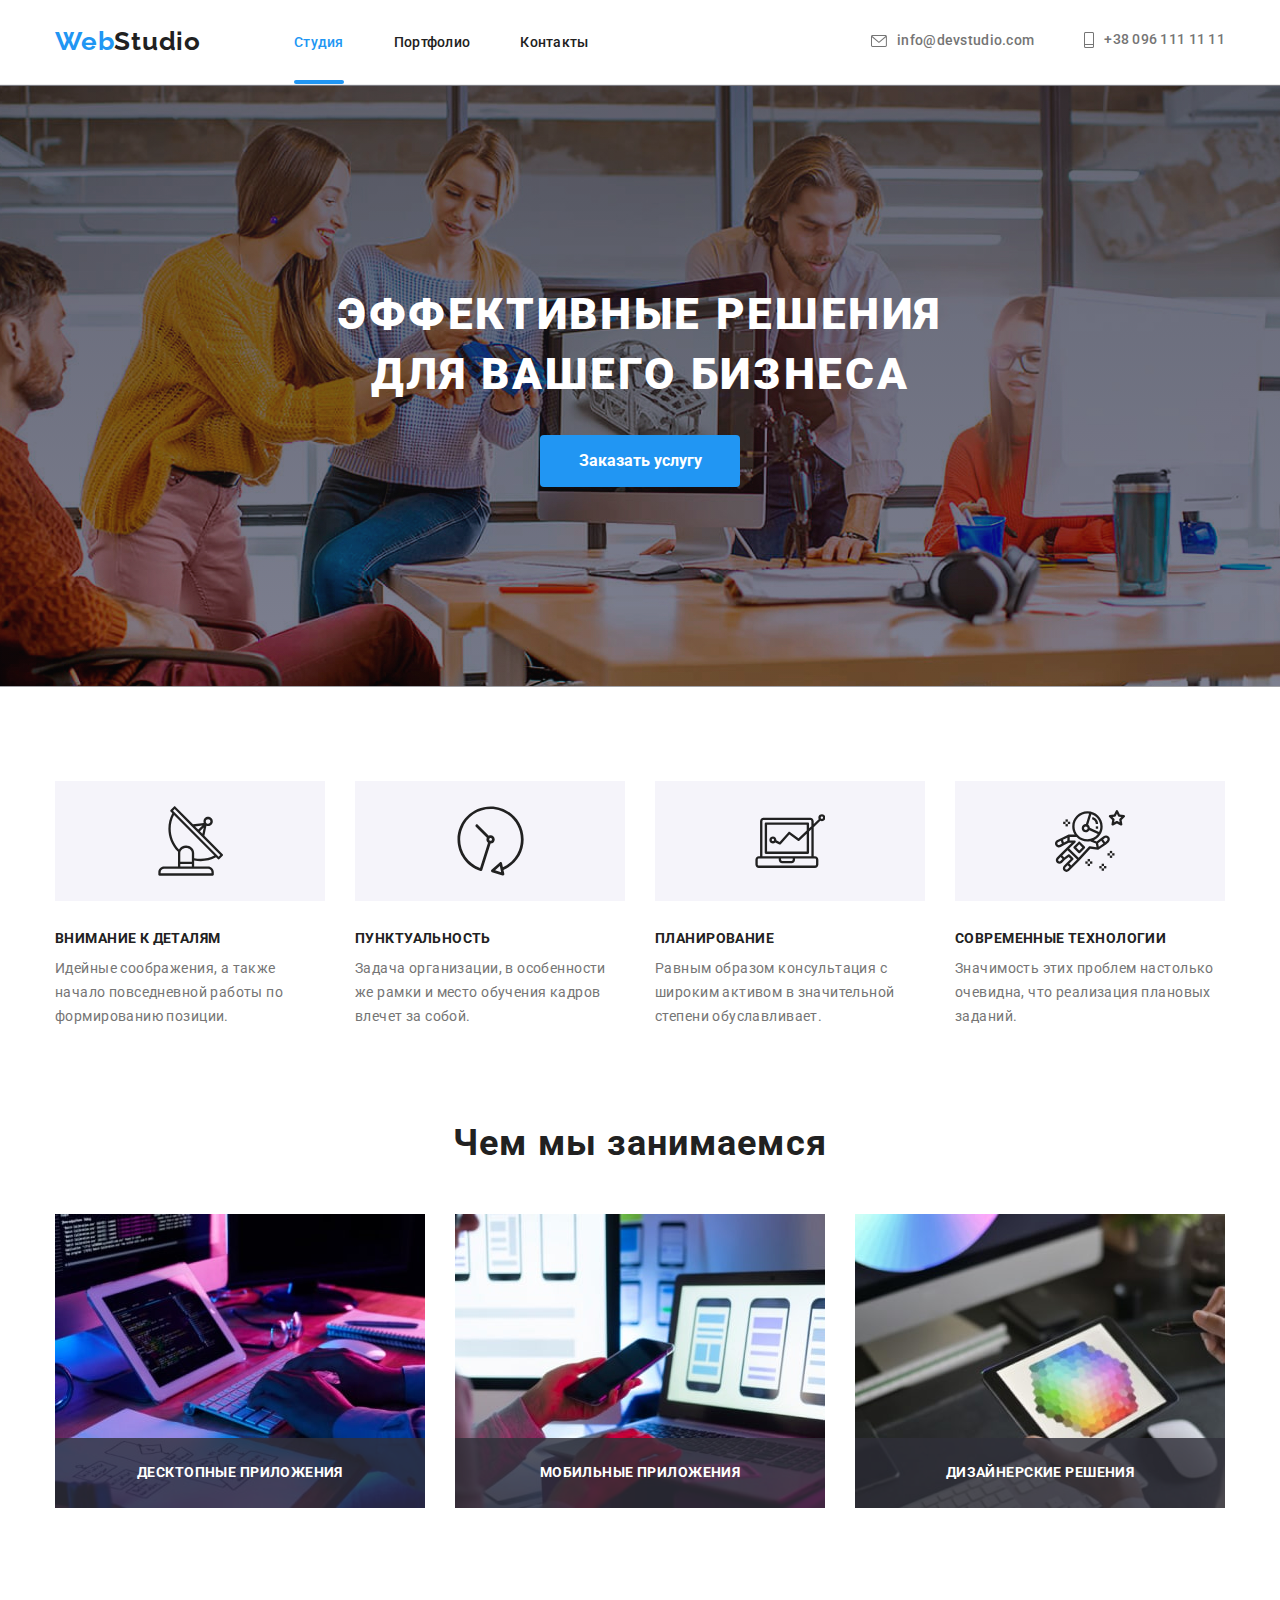
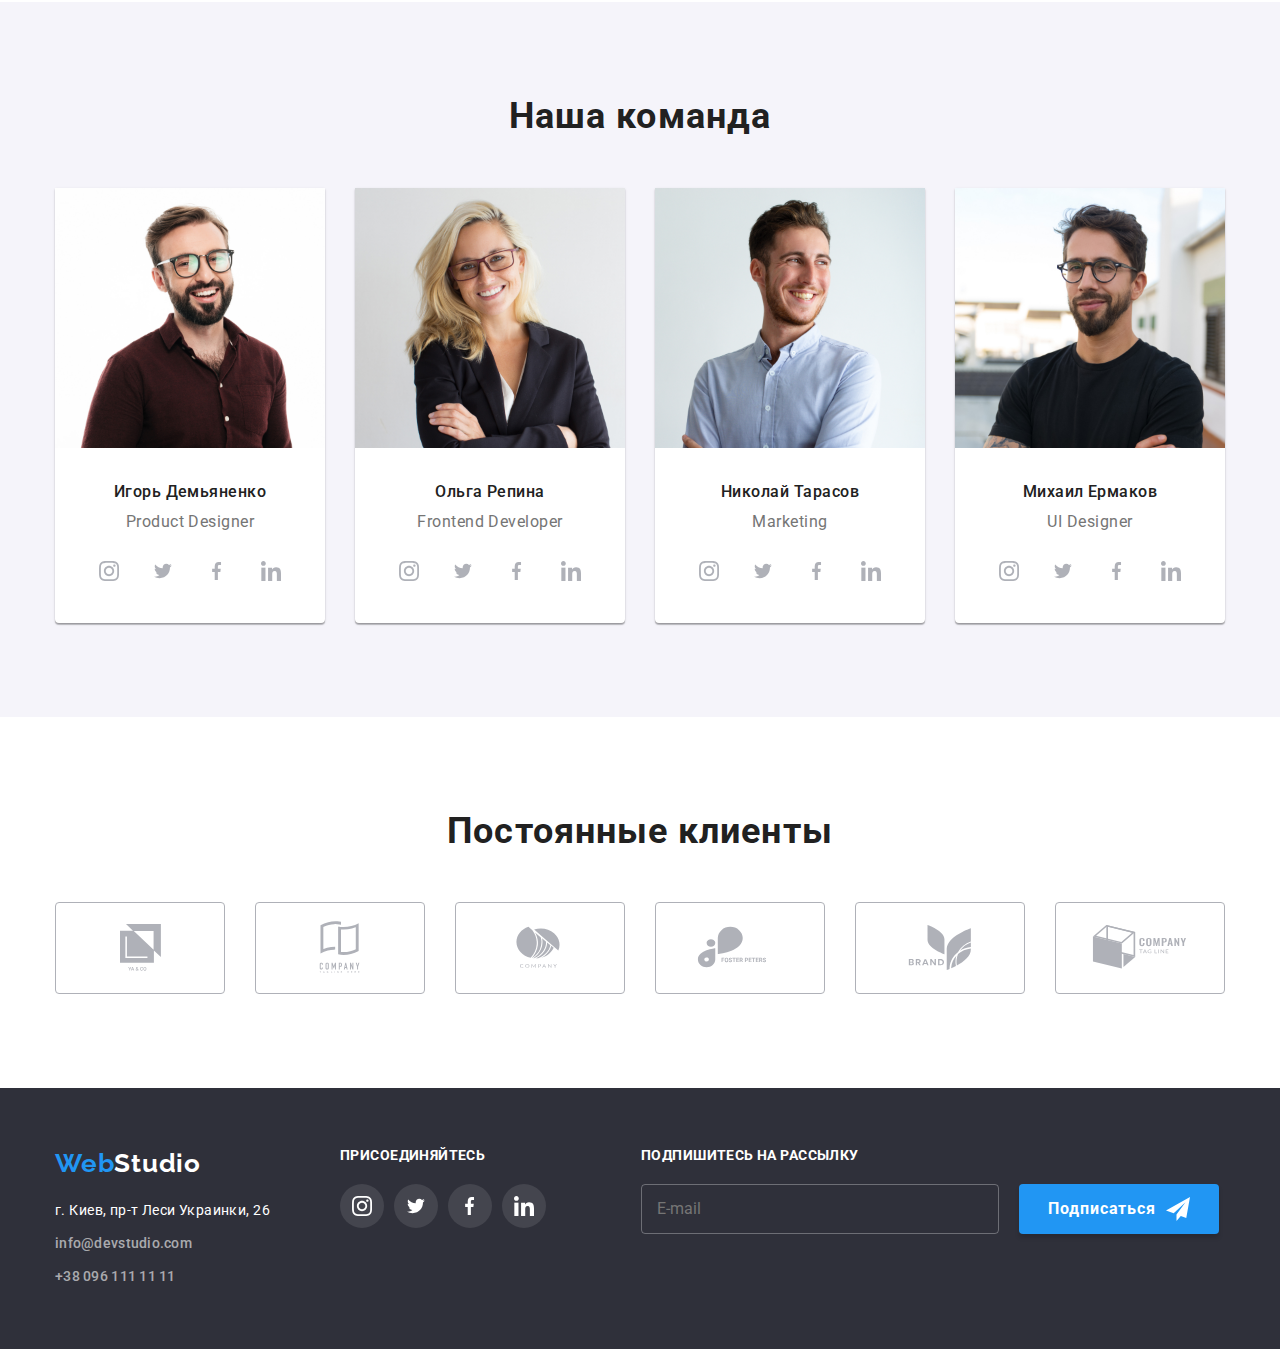
<file: index.html>
<!DOCTYPE html>
<html lang="en">

<head>
    <link rel="stylesheet"
        href="https://cdnjs.cloudflare.com/ajax/libs/modern-normalize/1.1.0/modern-normalize.min.css">
    <meta charset="UTF-8">
    <meta http-equiv="X-UA-Compatible" content="IE=edge">
    <meta name="viewport" content="width=device-width, initial-scale=1.0">
    <title>Document</title>
    <link rel="preconnect" href="https://fonts.googleapis.com">
    <link rel="preconnect" href="https://fonts.gstatic.com" crossorigin>
    <link
        href="https://fonts.googleapis.com/css2?family=Raleway:wght@700&family=Roboto:wght@400;500;700;900&display=swap"
        rel="stylesheet">
    <link rel="stylesheet" href="./css/style.css">
</head>

<body>
    <!-- шапка сторінки -->
    <header class="header-line">
        <div class="container head">
            <nav class="site-nav">
                <a class="logo" lang="en" href="">Web<span class="logo-text">Studio</span></a>

                <ul class="site-nav list">
                    <li class="site-nav-item">
                        <a class="link current" href="./index.html">Студия</a>
                    </li>
                    <li class="site-nav-item">
                        <a class="link" href="./portfolio.html">Портфолио</a>
                    </li>
                    <li class="site-nav-item">
                        <a class="link" href="">Контакты</a>
                    </li>
                </ul>
            </nav>
            <ul class="contacts list">
                <li class="contacts-item">

                    <a class="link" href="mailto:info@devstudio.com">
                        <svg class="icon" width="16" height="12">
                            <use href="./sprite.svg#mail"></use>
                        </svg>
                        info@devstudio.com</a>
                </li>
                <li class="contacts-item">
                    <a class="link" href="tel:+380961111111">
                        <svg class="icon" width="10" height="16">
                            <use href="./sprite.svg#tel"></use>
                        </svg>
                        +38 096 111 11 11</a>
                </li>
            </ul>
        </div>
    </header>


    <main>
        <!-- герой -->
        <section class="hero">
            <div class="container">
                <h1 class="hero-title">Эффективные решения для вашего бизнеса</h1>
                <button class="button" type="button" data-modal-open>Заказать услугу</button>
            </div>
            <!-- modal window -->
            <div class="backdrop is-hidden" data-modal>
                <div class="modal">
                    <button class="modal-button" type="button" data-modal-close>
                        <svg class="button-cross" width="11" height="11">
                            <use href="./sprite.svg#cross"></use>
                        </svg>
                    </button>
                    <b class="modal-title">Оставьте свои данные, мы вам перезвоним</b>
                    <form class="modal-form" action="#">

                            <div class="modal-form__field">
                                <label class="modal-form__label" for="username">Имя</label>
                                <span class="input-wrap">
                                    <input class="modal-form__input" type="text" name="username" id="username">
                                    <svg class="modal-form__icon" width="18" height="18">
                                        <use href="./sprite.svg#user"></use>
                                    </svg>
                                </span>
                            </div>

                            <div class="modal-form__field">
                                <label class="modal-form__label" for="username">Имя</label>
                                <span class="input-wrap">
                                    <input class="modal-form__input" type="text" name="username" id="username">
                                    <svg class="modal-form__icon" width="18" height="18">
                                        <use href="./sprite.svg#phone"></use>
                                    </svg>
                                </span>
                            </div>

                            <div class="modal-form__field">
                                <label class="modal-form__label" for="username">Имя</label>
                                <span class="input-wrap">
                                    <input class="modal-form__input" type="text" name="username" id="username">
                                    <svg class="modal-form__icon" width="18" height="18">
                                        <use href="./sprite.svg#email"></use>
                                    </svg>
                                </span>
                            </div>                       

                        <label class="label" for="coments">Комментарий</label>
                        <textarea class="textarea" name="coments" id="coments" rows="10"
                            placeholder="Введите текст"></textarea>

                        <label class="checkbox">
                            <input class="checkbox-input" type="checkbox" name="checkbox">
                            <svg class="icon-checkbox">
                                <use href="./sprite.svg#checked"></use>
                            </svg>
                            <span class="checkbox-label">Соглашаюсь с рассылкой и принимаю</span><a
                                class="conditions">Условия договора</a>
                        </label>

                        <button class="field-btn" type="submit">Отправить</button>
                    </form>
                </div>
            </div>
        </section>

        <!-- what are we do -->
        <section class="section">
            <div class="container">
                <ul class="aside list">
                    <li class="aside-content">
                        <div class="aside-img">
                            <svg class="aside-icon" width="65" height="70">
                                <use href="./sprite.svg#satellite"></use>
                            </svg>

                        </div>
                        <h3 class="title">Внимание к деталям</h3>
                        <p class="aside-content-text">Идейные соображения, а также начало повседневной работы по
                            формированию позиции.</p>
                    </li>
                    <li class="aside-content">
                        <div class="aside-img">
                            <svg class="aside-icon" width="67" height="70">
                                <use href="./sprite.svg#time"></use>
                            </svg>

                        </div>
                        <h3 class="title">Пунктуальность</h3>
                        <p class="aside-content-text">Задача организации, в особенности же рамки и место обучения кадров
                            влечет за собой.</p>
                    </li>
                    <li class="aside-content">
                        <div class="aside-img">
                            <svg class="aside-icon" width="70" height="54">
                                <use href="./sprite.svg#comp"></use>
                            </svg>

                        </div>
                        <h3 class="title">Планирование</h3>
                        <p class="aside-content-text">Равным образом консультация с широким активом в значительной
                            степени обуславливает.</p>
                    </li>
                    <li class="aside-content">
                        <div class="aside-img">
                            <svg class="aside-icon" width="70" height="70">
                                <use href="./sprite.svg#astronaut-1"></use>
                            </svg>
                        </div>
                        <h3 class="title">Современные технологии</h3>
                        <p class="aside-content-text">Значимость этих проблем настолько очевидна, что реализация
                            плановых заданий.</p>
                    </li>
                </ul>
            </div>
        </section>

        <section class="section features">
            <div class="container">
                <h2 class="header">Чем мы занимаемся</h2>

                <ul class="works list">
                    <li class="works-example">
                        <a href=""> <img class="img" src="./img/what_are_we_do/1-min.jpg"
                                alt="планшет с клавиатурой, набор разметки" width="370" height="294"></a>
                        <p class="works-text">Десктопные приложения</p>
                    </li>
                    <li class="works-example">
                        <a href=""> <img class="img" src="./img/what_are_we_do/2-min.jpg"
                                alt="ноутбук с телефоном, адаптивная верстка" width="370" height="294"></a>
                        <p class="works-text">Мобильные приложения</p>
                    </li>
                    <li class="works-example"> <a href=""><img class="img" src="./img/what_are_we_do/3-min.jpg"
                                alt="планшет с цветовым спектром" width="370" height="294"></a>
                        <p class="works-text">Дизайнерские решения</p>
                    </li>
                </ul>
            </div>
        </section>

        <!-- наша команда -->

        <section class="team section">
            <div class="container">
                <h2 class="team-header">Наша команда</h2>
                <ul class="cards list">
                    <li class="cards-item">
                        <img class="cards-img" src="./img/our_team/1.jpg" width="270" height="260"
                            alt="Игорь Демьяненко">
                        <div class="cards-content">
                            <h3 class="card-header">Игорь Демьяненко</h3>
                            <p lang="en" class="card-text">Product Designer</p>
                            <div class="social-networks">
                                <ul class="list social-networks-list">
                                    <li class="social-networks-item">
                                        <a class="conteiner-icon" href="">
                                            <svg class="social-networks-icon" width="20" height="20">
                                                <use href="./sprite.svg#instagram-2"></use>
                                            </svg>
                                        </a>
                                    </li>
                                    <li class="social-networks-item">
                                        <a class="conteiner-icon" href="">

                                            <svg class="social-networks-icon" width="20" height="16">
                                                <use href="./sprite.svg#twitter"></use>
                                            </svg>

                                        </a>
                                    </li>
                                    <li class="social-networks-item">
                                        <a class="conteiner-icon" href="">
                                            <svg class="social-networks-icon" width="10" height="20">
                                                <use href="./sprite.svg#facebook"></use>
                                            </svg>
                                        </a>
                                    </li>
                                    <li class="social-networks-item">
                                        <a class="conteiner-icon" href="">
                                            <svg class="social-networks-icon" width="20" height="20">
                                                <use href="./sprite.svg#linkedin-1"></use>
                                            </svg>
                                        </a>
                                    </li>
                                </ul>
                            </div>
                        </div>

                    </li>
                    <li class="cards-item">
                        <img class="cards-img" src="./img/our_team/2.jpg" width="270" height="260" alt="Ольга Репина">
                        <div class="cards-content">
                            <h3 class="card-header">Ольга Репина</h3>
                            <p lang="en" class="card-text">Frontend Developer</p>
                            <div class="social-networks">
                                <ul class="list social-networks-list">
                                    <li class="social-networks-item">
                                        <a class="conteiner-icon" href="">
                                            <svg class="social-networks-icon" width="20" height="20">
                                                <use href="./sprite.svg#instagram-2"></use>
                                            </svg>
                                        </a>
                                    </li>
                                    <li class="social-networks-item">
                                        <a class="conteiner-icon" href="">

                                            <svg class="social-networks-icon" width="20" height="16">
                                                <use href="./sprite.svg#twitter"></use>
                                            </svg>

                                        </a>
                                    </li>
                                    <li class="social-networks-item">
                                        <a class="conteiner-icon" href="">
                                            <svg class="social-networks-icon" width="10" height="20">
                                                <use href="./sprite.svg#facebook"></use>
                                            </svg>
                                        </a>
                                    </li>
                                    <li class="social-networks-item">
                                        <a class="conteiner-icon" href="">
                                            <svg class="social-networks-icon" width="20" height="20">
                                                <use href="./sprite.svg#linkedin-1"></use>
                                            </svg>
                                        </a>
                                    </li>
                                </ul>
                            </div>
                        </div>
                    </li>
                    <li class="cards-item">
                        <img class="cards-img" src="./img/our_team/3.jpg" width="270" height="260"
                            alt="Николай Тарасов">
                        <div class="cards-content">
                            <h3 class="card-header">Николай Тарасов</h3>
                            <p lang="en" class="card-text">Marketing</p>
                            <div class="social-networks">
                                <ul class="list social-networks-list">
                                    <li class="social-networks-item">
                                        <a class="conteiner-icon" href="">
                                            <svg class="social-networks-icon" width="20" height="20">
                                                <use href="./sprite.svg#instagram-2"></use>
                                            </svg>
                                        </a>
                                    </li>
                                    <li class="social-networks-item">
                                        <a class="conteiner-icon" href="">

                                            <svg class="social-networks-icon" width="20" height="16">
                                                <use href="./sprite.svg#twitter"></use>
                                            </svg>

                                        </a>
                                    </li>
                                    <li class="social-networks-item">
                                        <a class="conteiner-icon" href="">
                                            <svg class="social-networks-icon" width="10" height="20">
                                                <use href="./sprite.svg#facebook"></use>
                                            </svg>
                                        </a>
                                    </li>
                                    <li class="social-networks-item">
                                        <a class="conteiner-icon" href="">
                                            <svg class="social-networks-icon" width="20" height="20">
                                                <use href="./sprite.svg#linkedin-1"></use>
                                            </svg>
                                        </a>
                                    </li>
                                </ul>
                            </div>
                        </div>
                    </li>
                    <li class="cards-item">
                        <img class="cards-img" src="./img/our_team/4.jpg" width="270" height="260" alt="Михаил Ермаков">
                        <div class="cards-content">
                            <h3 class="card-header">Михаил Ермаков</h3>
                            <p lang="en" class="card-text">UI Designer</p>
                            <div class="social-networks">
                                <ul class="list social-networks-list">
                                    <li class="social-networks-item">
                                        <a class="conteiner-icon" href="">
                                            <svg class="social-networks-icon" width="20" height="20">
                                                <use href="./sprite.svg#instagram-2"></use>
                                            </svg>
                                        </a>
                                    </li>
                                    <li class="social-networks-item">
                                        <a class="conteiner-icon" href="">

                                            <svg class="social-networks-icon" width="20" height="16">
                                                <use href="./sprite.svg#twitter"></use>
                                            </svg>

                                        </a>
                                    </li>
                                    <li class="social-networks-item">
                                        <a class="conteiner-icon" href="">
                                            <svg class="social-networks-icon" width="10" height="20">
                                                <use href="./sprite.svg#facebook"></use>
                                            </svg>
                                        </a>
                                    </li>
                                    <li class="social-networks-item">
                                        <a class="conteiner-icon" href="">
                                            <svg class="social-networks-icon" width="20" height="20">
                                                <use href="./sprite.svg#linkedin-1"></use>
                                            </svg>
                                        </a>
                                    </li>
                                </ul>
                            </div>
                        </div>

                    </li>

                </ul>
            </div>
        </section>
        <!-- clients -->
        <section class="section clients">
            <div class="container">
                <h2 class="header">Постоянные клиенты</h2>
                <ul class="list clients-list">
                    <li class="clients-list-item">
                        <a class="clients-item" href="">
                            <svg class="clients-icon" width="41" height="47">
                                <use href="./sprite.svg#company1"></use>
                            </svg>
                        </a>
                    </li>
                    <li class="clients-list-item">
                        <a class="clients-item" href="">
                            <svg class="clients-icon" width="106" height="60">
                                <use href="./sprite.svg#company2"></use>
                            </svg>
                        </a>
                    </li>
                    <li class="clients-list-item">
                        <a class="clients-item" href="">
                            <svg class="clients-icon" width="106" height="60">
                                <use href="./sprite.svg#company3"></use>
                            </svg>
                        </a>
                    </li>
                    <li class="clients-list-item">
                        <a class="clients-item" href="">
                            <svg class="clients-icon" width="106" height="60">
                                <use href="./sprite.svg#company4"></use>
                            </svg>
                        </a>
                    </li>
                    <li class="clients-list-item">
                        <a class="clients-item" href="">
                            <svg class="clients-icon" width="106" height="60">
                                <use href="./sprite.svg#company5"></use>
                            </svg>
                        </a>
                    </li>
                    <li class="clients-list-item">
                        <a class="clients-item" href="">
                            <svg class="clients-icon" width="106" height="60">
                                <use href="./sprite.svg#company6"></use>
                            </svg>
                        </a>
                    </li>
                </ul>
            </div>

        </section>
    </main>

    <footer class="footer">
        <div class="container footer-container">
            <div class="adress">
                <a class="logo" lang="en" href="">Web<span class="logo-text">Studio</span></a>
                <address class="footer-adress">
                    г. Киев, пр-т Леси Украинки, 26
                    <a href="mailto:info@devstudio.com" class="link">info@devstudio.com</a>
                    <a href="tel:+380961111111" class="link">+38 096 111 11 11</a>
                </address>
            </div>
            <div class="footer-social-networks">
                <h3 class="title-footer-sn">Присоединяйтесь</h3>
                <ul class="list social-networks-list">
                    <li class="social-networks-item">
                        <a class="conteiner-icon conteiner-footer" href="">
                            <svg class="social-networks-icon footer-icon" width="20" height="20">
                                <use href="./sprite.svg#instagram-2"></use>
                            </svg>
                        </a>
                    </li>
                    <li class="social-networks-item">
                        <a class="conteiner-icon conteiner-footer" href="">
                            <svg class="social-networks-icon footer-icon" width="20" height="16">
                                <use href="./sprite.svg#twitter"></use>
                            </svg>
                        </a>
                    </li>
                    <li class="social-networks-item">
                        <a class="conteiner-icon conteiner-footer" href="">
                            <svg class="social-networks-icon footer-icon" width="10" height="20">
                                <use href="./sprite.svg#facebook"></use>
                            </svg>
                        </a>
                    </li>
                    <li class="social-networks-item">
                        <a class="conteiner-icon conteiner-footer" href="">
                            <svg class="social-networks-icon footer-icon" width="20" height="20">
                                <use href="./sprite.svg#linkedin-1"></use>
                            </svg>
                        </a>
                    </li>
                </ul>

            </div>
            <div class="footer-form-conteiner">
                <b class="footer-form-title">Подпишитесь на рассылку</b>
                <form action="#" class="footer-form">
                    <input class="input-footer-form" type="email" name="email" placeholder="E-mail">
                    <button class="footer-form-btn" type="submit">Подписаться
                        <svg width="24" height="24">
                            <use href="./sprite.svg#send"></use>
                        </svg>
                    </button>
                </form>
            </div>
            

        </div>

    </footer>

    <script src="./js/modal.js"></script>

</body>

</html>
</file>
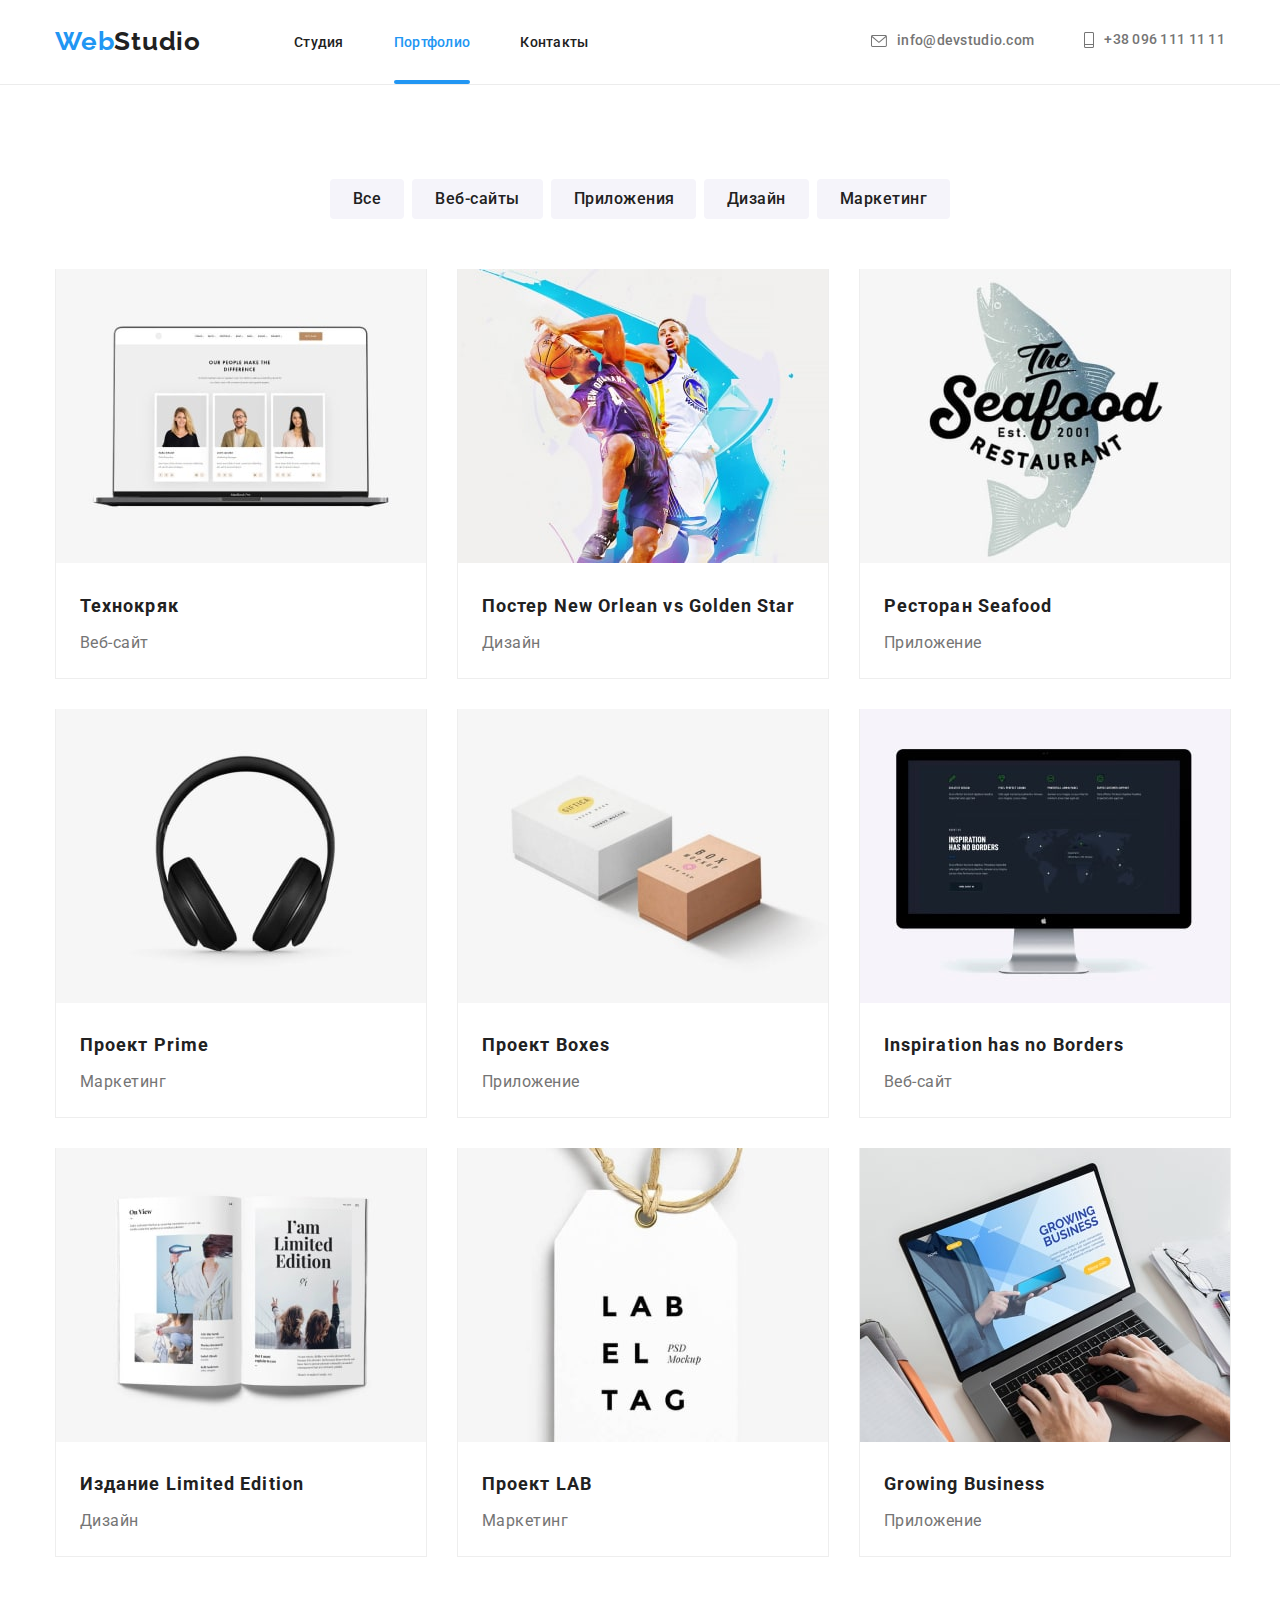
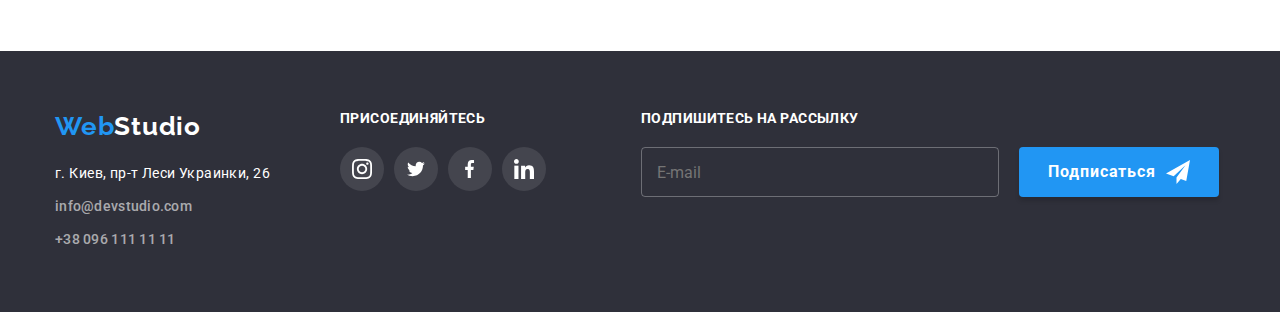
<file: portfolio.html>
<!DOCTYPE html>
<html lang="ru">

<head>
    <link rel="stylesheet"
        href="https://cdnjs.cloudflare.com/ajax/libs/modern-normalize/1.1.0/modern-normalize.min.css">
    <meta charset="UTF-8">
    <meta http-equiv="X-UA-Compatible" content="IE=edge">
    <meta name="viewport" content="width=device-width, initial-scale=1.0">
    <title>Portfolio</title>
    <link rel="preconnect" href="https://fonts.googleapis.com">
    <link rel="preconnect" href="https://fonts.gstatic.com" crossorigin>
    <link
        href="https://fonts.googleapis.com/css2?family=Raleway:wght@700&family=Roboto:wght@400;500;700;900&display=swap"
        rel="stylesheet">
    <link rel="stylesheet" href="./css/style.css">
</head>

<body>
    <header class="header-line">
        <div class="container head">
            <nav class="site-nav">
                <a class="logo" lang="en" href="">Web<span class="logo-text">Studio</span></a>

                <ul class="site-nav list">
                    <li class="site-nav-item">
                        <a class="link" href="./index.html">Студия</a>
                    </li>
                    <li class="site-nav-item">
                        <a class="link current" href="./portfolio.html">Портфолио</a>
                    </li>
                    <li class="site-nav-item">
                        <a class="link" href="">Контакты</a>
                    </li>
                </ul>
            </nav>
            <ul class="contacts list">
                <li class="contacts-item">

                    <a class="link" href="mailto:info@devstudio.com">
                        <svg class="icon" width="16" height="12">
                            <use href="./sprite.svg#mail"></use>
                        </svg>
                        info@devstudio.com</a>
                </li>
                <li class="contacts-item">
                    <a class="link" href="tel:+380961111111">
                        <svg class="icon" width="10" height="16">
                            <use href="./sprite.svg#tel"></use>
                        </svg>
                        +38 096 111 11 11</a>
                </li>
            </ul>
        </div>
    </header>
    <main>
        <section class="section section-cards">
            <div class="container">
                <ul class="filter list">
                    <li class="filter-item">
                        <button class="filter-button" type="button">Все</button>
                    </li>
                    <li class="filter-item">
                        <button class="filter-button" type="button">Веб-сайты</button>
                    </li>
                    <li class="filter-item">
                        <button class="filter-button" type="button">Приложения</button>
                    </li>
                    <li class="filter-item">
                        <button class="filter-button" type="button">Дизайн</button>
                    </li>
                    <li class="filter-item">
                        <button class="filter-button" type="button">Маркетинг</button>
                    </li>
                </ul>
            </div>
            <div class="container">
                <ul class="portfolio list">
                    <li class="portfolio-item">
                        <a class="portfolio-link" href="">
                            <div class="portfolio-img">
                                <img src="./img/portfolio/1.jpg" width="370" height="294" alt="ноутбук">
                                <div class="overlay">
                                    <p class="overlay-text">Технокряк это современная площадка распространения
                                        коронавируса. Компании используют эту платформу для
                                        цифрового
                                        шпионажа и атак на защищённые сервера конкурентов.</p>
                                </div>
                            </div>
                            <div class="portfolio-content">
                                <h2 class="portfolio-header">Технокряк</h2>
                                <p class="portfolio-text">Веб-сайт</p>
                            </div>

                        </a>
                    </li>
                    <li class="portfolio-item">
                        <a class="portfolio-link" href="">
                            <div class="portfolio-img">
                                <img src="./img/portfolio/2.jpg" width="370" height="294" alt="ноутбук">
                                <div class="overlay">
                                    <p class="overlay-text">Технокряк это современная площадка распространения
                                        коронавируса. Компании используют эту
                                        платформу для
                                        цифрового
                                        шпионажа и атак на защищённые сервера конкурентов.</p>
                                </div>
                            </div>
                            <div class="portfolio-content">
                                <h2 class="portfolio-header">Постер New Orlean vs Golden Star</h2>
                                <p class="portfolio-text">Дизайн</p>
                            </div>
                        </a>
                    </li>
                    <li class="portfolio-item">
                        <a class="portfolio-link" href="">
                            <div class="portfolio-img">
                                <img src="./img/portfolio/3.jpg" width="370" height="294" alt="ноутбук">
                                <div class="overlay">
                                    <p class="overlay-text">Технокряк это современная площадка распространения
                                        коронавируса. Компании используют эту
                                        платформу для
                                        цифрового
                                        шпионажа и атак на защищённые сервера конкурентов.</p>
                                </div>
                            </div>
                            <div class="portfolio-content">
                                <h2 class="portfolio-header">Ресторан Seafood</h2>
                                <p class="portfolio-text">Приложение</p>
                            </div>
                        </a>
                    </li>
                    <li class="portfolio-item">
                        <a class="portfolio-link" href="">
                            <div class="portfolio-img">
                                <img src="./img/portfolio/4.jpg" width="370" height="294" alt="ноутбук">
                                <div class="overlay">
                                    <p class="overlay-text">Технокряк это современная площадка распространения
                                        коронавируса. Компании используют эту
                                        платформу для
                                        цифрового
                                        шпионажа и атак на защищённые сервера конкурентов.</p>
                                </div>
                            </div>
                            <div class="portfolio-content">
                                <h2 class="portfolio-header">Проект Prime</h2>
                                <p class="portfolio-text">Маркетинг</p>
                            </div>
                        </a>
                    </li>
                    <li class="portfolio-item">
                        <a class="portfolio-link" href="">
                            <div class="portfolio-img">
                                <img src="./img/portfolio/5.jpg" width="370" height="294" alt="ноутбук">
                                <div class="overlay">
                                    <p class="overlay-text">Технокряк это современная площадка распространения
                                        коронавируса. Компании используют эту
                                        платформу для
                                        цифрового
                                        шпионажа и атак на защищённые сервера конкурентов.</p>
                                </div>
                            </div>
                            <div class="portfolio-content">
                                <h2 class="portfolio-header">Проект Boxes</h2>
                                <p class="portfolio-text">Приложение</p>
                            </div>
                        </a>
                    </li>
                    <li class="portfolio-item">
                        <a class="portfolio-link" href="">
                            <div class="portfolio-img">
                                <img src="./img/portfolio/6.jpg" width="370" height="294" alt="ноутбук">
                                <div class="overlay">
                                    <p class="overlay-text">Технокряк это современная площадка распространения
                                        коронавируса. Компании используют эту
                                        платформу для
                                        цифрового
                                        шпионажа и атак на защищённые сервера конкурентов.</p>
                                </div>
                            </div>
                            <div class="portfolio-content">
                                <h2 class="portfolio-header">Inspiration has no Borders</h2>
                                <p class="portfolio-text">Веб-сайт</p>
                            </div>
                        </a>
                    </li>
                    <li class="portfolio-item">
                        <a class="portfolio-link" href="">
                            <div class="portfolio-img">
                                <img src="./img/portfolio/7.jpg" width="370" height="294" alt="ноутбук">
                                <div class="overlay">
                                    <p class="overlay-text">Технокряк это современная площадка распространения
                                        коронавируса. Компании используют эту
                                        платформу для
                                        цифрового
                                        шпионажа и атак на защищённые сервера конкурентов.</p>
                                </div>
                            </div>
                            <div class="portfolio-content">
                                <h2 class="portfolio-header">Издание Limited Edition</h2>
                                <p class="portfolio-text">Дизайн</p>
                            </div>
                        </a>
                    </li>
                    <li class="portfolio-item">
                        <a class="portfolio-link" href="">
                            <div class="portfolio-img">
                                <img src="./img/portfolio/8.jpg" width="370" height="294" alt="ноутбук">
                                <div class="overlay">
                                    <p class="overlay-text">Технокряк это современная площадка распространения
                                        коронавируса. Компании используют эту платформу для
                                        цифрового
                                        шпионажа и атак на защищённые сервера конкурентов.</p>
                                </div>
                            </div>
                            <div class="portfolio-content">
                                <h2 class="portfolio-header">Проект LAB</h2>
                                <p class="portfolio-text">Маркетинг</p>
                            </div>
                        </a>
                    </li>
                    <li class="portfolio-item">
                        <a class="portfolio-link" href="">
                            <div class="portfolio-img">
                                <img src="./img/portfolio/9.jpg" width="370" height="294" alt="ноутбук">
                                <div class="overlay">
                                    <p class="overlay-text">Технокряк это современная площадка распространения
                                        коронавируса. Компании используют эту
                                        платформу для
                                        цифрового
                                        шпионажа и атак на защищённые сервера конкурентов.</p>
                                </div>
                            </div>
                            <div class="portfolio-content">
                                <h2 class="portfolio-header">Growing Business</h2>
                                <p class="portfolio-text">Приложение</p>
                            </div>
                        </a>
                    </li>
                </ul>
            </div>
        </section>
    </main>

<footer class="footer">
    <div class="container footer-container">
        <div class="adress">
            <a class="logo" lang="en" href="">Web<span class="logo-text">Studio</span></a>
            <address class="footer-adress">
                г. Киев, пр-т Леси Украинки, 26
                <a href="mailto:info@devstudio.com" class="link">info@devstudio.com</a>
                <a href="tel:+380961111111" class="link">+38 096 111 11 11</a>
            </address>
        </div>
        <div class="footer-social-networks">
            <h3 class="title-footer-sn">Присоединяйтесь</h3>
            <ul class="list social-networks-list">
                <li class="social-networks-item">
                    <a class="conteiner-icon conteiner-footer" href="">
                        <svg class="social-networks-icon footer-icon" width="20" height="20">
                            <use href="./sprite.svg#instagram-2"></use>
                        </svg>
                    </a>
                </li>
                <li class="social-networks-item">
                    <a class="conteiner-icon conteiner-footer" href="">
                        <svg class="social-networks-icon footer-icon" width="20" height="16">
                            <use href="./sprite.svg#twitter"></use>
                        </svg>
                    </a>
                </li>
                <li class="social-networks-item">
                    <a class="conteiner-icon conteiner-footer" href="">
                        <svg class="social-networks-icon footer-icon" width="10" height="20">
                            <use href="./sprite.svg#facebook"></use>
                        </svg>
                    </a>
                </li>
                <li class="social-networks-item">
                    <a class="conteiner-icon conteiner-footer" href="">
                        <svg class="social-networks-icon footer-icon" width="20" height="20">
                            <use href="./sprite.svg#linkedin-1"></use>
                        </svg>
                    </a>
                </li>
            </ul>

        </div>
        <div class="footer-form-conteiner">
            <b class="footer-form-title">Подпишитесь на рассылку</b>
            <form action="#" class="footer-form">
                <input class="input-footer-form" type="email" name="email" placeholder="E-mail">
                <button class="footer-form-btn" type="submit">Подписаться
                    <svg width="24" height="24">
                        <use href="./sprite.svg#send"></use>
                    </svg>
                </button>
            </form>
        </div>

    </div>

</footer>
</body>

</html>
</file>
<file: css/style.css>
/* цвет основного текста #757575 */
/*  цвет заголовка  #212121;*/
/* белый #FFFFFF  */
/* акцент background: #2196F3; */
/* цвет конткатов футер gba(255, 255, 255, 0.6) */

:root {
  --text-color: #757575;
  --header-text-color: #212121;
  --acent-color: #2196f3;
  --footer-text-color: rgba(255, 255, 255, 0.6);
  --primary-white-color: #ffffff;
  --filter-button-color: #f5f4fa;
}

body {
  background-color: var(--primary-white-color);
  color: var(--text-color);

  font-family: roboto, raleway, sans-serif;
}

.list {
  padding: 0;
  margin: 0;
  list-style: none;
}
/* container */
.container {
  width: 1200px;
  margin-left: auto;
  margin-right: auto;
  padding-left: 15px;
  padding-right: 15px;
  /* outline: 1px solid red; */
  /* background-color: #757575; */
}
/* section */
.section {
  padding-top: 94px;
  padding-bottom: 94px;
}

/* header */
.header-line {
  border-bottom: 1px solid #ececec;
}

/* site nav */

.site-nav .link {
  position: relative;

  padding-top: 32px;
  padding-bottom: 32px;

  font-weight: 500;
  font-size: 14px;
  line-height: 1.14;
  letter-spacing: 0.02em;
  color: var(--header-text-color);
  text-decoration: none;

  transition: color 250ms cubic-bezier(0.4, 0, 0.2, 1);
}
.site-nav .link.current {
  color: var(--acent-color);
}
.current::after {
  content: "";
  position: absolute;
  bottom: -2px;
  right: 0;
  width: 100%;
  height: 4px;

  background-color: #2196f3;
  border-radius: 2px;
}
.site-nav .link:hover,
.site-nav .link:focus {
  color: var(--acent-color);
}

.head {
  display: flex;
  align-items: center;
}

.site-nav {
  display: flex;
  align-items: center;
}

.site-nav-item {
  margin-right: 50px;
  padding-top: 32px;
  padding-bottom: 32px;
}

.site-nav-item:last-child {
  margin-right: 0px;
}
/* contacts */

.contacts {
  display: flex;
  align-items: center;
  margin-left: auto;
}
.contacts-item {
  margin-right: 50px;
  padding-top: 32px;
  padding-bottom: 32px;
}
.contacts-item:last-child {
  margin-right: 0px;
}
.contacts .link {
  display: inline-flex;
  justify-content: center;
  align-items: center;
  color: var(--text-color);

  font-weight: 500;
  font-size: 14px;
  line-height: 1.14;
  letter-spacing: 0.02em;
  text-decoration: none;

  transition: color 250ms cubic-bezier(0.4, 0, 0.2, 1);
}

.contacts .link:focus,
.contacts .link:hover {
  color: var(--acent-color);
}
.icon {
  margin-right: 10px;
  fill: var(--text-color);
  /* outline: 1px solid red; */
}
.contacts .link:focus .icon,
.contacts .link:hover .icon {
  fill: var(--acent-color);
}

/* logo */
.logo {
  padding-top: 24px;
  padding-bottom: 25px;
  margin-right: 93px;

  color: var(--acent-color);
  font-family: raleway, sans-serif;

  font-size: 26px;
  font-weight: 700;
  line-height: 1.2;
  letter-spacing: 0.03em;
  text-decoration: none;
}

.logo-text {
  color: var(--header-text-color);
}

/* footer */
.footer {
  padding-top: 60px;
  padding-bottom: 60px;
  background-color: #2f303a;
}
.footer-container {
  display: flex;
}

.footer .logo {
  display: inline-block;
  padding-top: 0;
  padding-bottom: 0;
  margin-right: 0;
  margin-bottom: 20px;
}

.footer .logo-text {
  color: var(--primary-white-color);
}

.footer-adress {
  color: var(--primary-white-color);

  font-style: normal;
  font-weight: 400;
  font-size: 14px;
  line-height: 1.71;
  letter-spacing: 0.03em;
}
.footer-adress .link {
  display: block;
  margin-top: 9px;

  color: var(--footer-text-color);

  font-weight: 500;
  font-size: 14px;
  line-height: 1.71;
  letter-spacing: 0.02em;
  text-decoration: none;

  transition: color 250ms cubic-bezier(0.4, 0, 0.2, 1);
}
.adress {
  margin-right: 70px;
}
.footer-adress .link:focus,
.footer-adress .link:hover {
  color: var(--acent-color);
}

.title-footer-sn {
  margin-top: 0;
  margin-bottom: 20px;
  font-weight: 700;
  font-size: 14px;
  line-height: 1.14;
  letter-spacing: 0.03em;
  text-transform: uppercase;
  color: var(--primary-white-color);
}

.conteiner-footer {
  background-color: rgba(255, 255, 255, 0.1);
}

.footer-social-networks {
  margin-right: 95px;
}

.social-networks-icon.footer-icon {
  fill: var(--primary-white-color);
}

.footer-form {
  display: flex;
}

.footer-form-title {
  display: block;

  margin-bottom: 20px;
  font-weight: 700;
  font-size: 14px;
  line-height: 1.14;
  letter-spacing: 0.03em;
  color: var(--primary-white-color);
  text-transform: uppercase;
}

.input-footer-form {
  margin-right: 20px;

  width: 358px;
  height: 50px;
  padding: 15px;
  border: 1px solid rgba(255, 255, 255, 0.3);
  border-radius: 4px;
  background-color: inherit;

  color: var(--primary-white-color);

  transition: border-color 250ms cubic-bezier(0.4, 0, 0.2, 1);
}

.input-footer-form:focus-within {
  outline: transparent;
  border-color: #2196f3;
}

.footer-form-btn {
  display: flex;
  justify-content: center;
  align-items: center;

  width: 200px;
  height: 50px;

  background: #2196f3;
  box-shadow: 0px 4px 4px rgba(0, 0, 0, 0.15);
  border-radius: 4px;
  border: 0;

  font-weight: 700;
  font-size: 16px;
  line-height: 1.87;
  letter-spacing: 0.06em;

  color: var(--primary-white-color);

  transition: background-color 250ms cubic-bezier(0.4, 0, 0.2, 1);
}

.footer-form-btn > svg {
  margin-left: 10px;
}

.footer-form-btn:hover,
.footer-form-btn:focus {
  background-color: transparent;
}

/* ***************************************index.html******************************************** */
/* ---------------------hero----------------------------------- */
.hero {
  margin-left: auto;
  margin-right: auto;
  max-width: 1600px;
  min-height: 600px;
  background-image: linear-gradient(
      to bottom,
      rgba(47, 48, 58, 0.4),
      rgba(47, 48, 58, 0.1)
    ),
    url(../img/hero.jpg);
  background-color: rgba(47, 48, 58, 0.4);

  background-repeat: no-repeat;
  background-position: center;
  padding-top: 200px;
  padding-bottom: 200px;
}

.hero-title {
  width: 696px;
  margin-top: 0;
  margin-bottom: 30px;
  margin-left: auto;
  margin-right: auto;
  color: var(--primary-white-color);

  font-weight: 900;
  font-size: 44px;
  line-height: 1.36;
  text-align: center;
  letter-spacing: 0.06em;
  text-transform: uppercase;
}

.button {
  display: block;
  margin-left: auto;
  margin-right: auto;
  border: 1px solid transparent;
  width: 200px;
  border-radius: 4px;
  padding: 10px 32px;

  color: var(--primary-white-color);
  background-color: var(--acent-color);
  font-family: roboto, sans-serif;
  font-weight: 700;
  font-size: 16px;
  line-height: 1.87;
  text-align: center;

  cursor: pointer;

  transition: color 250ms cubic-bezier(0.4, 0, 0.2, 1),
    background-color 250ms cubic-bezier(0.4, 0, 0.2, 1);
}
.button:hover,
.button:focus {
  color: var(--acent-color);
  background-color: var(--primary-white-color);
}

/* ---------------------modal window------------------------------------- */
.backdrop {
  position: fixed;
  top: 0;
  left: 0;
  width: 100%;
  height: 100%;

  background-color: rgba(0, 0, 0, 0.2);

  opacity: 1;

  transition: opacity 250ms cubic-bezier(0.4, 0, 0.2, 1);
}

.backdrop.is-hidden {
  visibility: hidden;
  opacity: 0;
  pointer-events: none;
}

.modal {
  position: absolute;
  top: 50%;
  left: 50%;
  z-index: 10;

  width: 528px;
  min-height: 581px;
  padding-top: 40px;
  padding-bottom: 40px;
  padding-left: 40px;

  background-color: var(--primary-white-color);
  box-shadow: 0px 1px 3px rgba(0, 0, 0, 0.12), 0px 1px 1px rgba(0, 0, 0, 0.14),
    0px 2px 1px rgba(0, 0, 0, 0.2);
  border-radius: 4px;

  transform: translate(-50%, -50%) scale(1);

  transition: transform 250ms cubic-bezier(0.4, 0, 0.2, 1);
}

.backdrop.is-hidden .modal {
  transform: translate(-50%, -50%) scale(0.5);
}

.modal-button {
  position: absolute;
  top: 8px;
  right: 8px;

  width: 30px;
  height: 30px;
  border-radius: 50%;
  background: #ffffff;
  border: 1px solid rgba(0, 0, 0, 0.1);

  display: inline-flex;
  justify-content: center;
  align-items: center;
}

.button-cross {
  transition: fill 250ms cubic-bezier(0.4, 0, 0.2, 1);
}

.modal-button:hover .button-cross,
.modal-button:focus .button-cross {
  fill: #2196f3;
}

.modal-title {
  display: block;

  font-weight: 700;
  font-size: 20px;
  line-height: 1.15;
  letter-spacing: 0.03em;
  color: #212121;

  margin-bottom: 12px;
}
.modal-form {
  display: flex;
  flex-direction: column;
  width: 448px;
}

.modal-form__label {
  display: block;
  margin-bottom: 4px;

  font-weight: 400;
  font-size: 12px;
  line-height: 1.17;
  letter-spacing: 0.01em;
  color: #757575;
}

.modal-form__input {
  width: 100%;
  margin-bottom: 10px;

  padding-left: 42px;

  height: 40px;
  border: 1px solid rgba(33, 33, 33, 0.2);
  border-radius: 4px;

  transition: border-color 250ms cubic-bezier(0.4, 0, 0.2, 1);
}

.modal-form__input:focus-within {
  outline: 0ch;
  border-color: #2196f3;
}
.input-wrap {
  position: relative;
}

.modal-form__icon {
  position: absolute;
  top: 50%;
  left: 12px;

  transform: translateY(-50%);

  transition: fill 250ms cubic-bezier(0.4, 0, 0.2, 1);
}

.modal-form__input:focus-within + .modal-form__icon {
  fill: #2196f3;
}

.textarea {
  padding-top: 12px;
  padding-left: 16px;
  margin-bottom: 20px;
  height: 120px;
  border: 1px solid rgba(33, 33, 33, 0.2);
  box-sizing: border-box;
  border-radius: 4px;
  resize: none;

  transition: border-color 250ms cubic-bezier(0.4, 0, 0.2, 1);
}

.textarea::placeholder {
  font-weight: 400;
  font-size: 14px;
  line-height: 1.14;
  letter-spacing: 0.01em;

  color: rgba(117, 117, 117, 0.5);
}

.textarea:focus-within {
  outline: 0ch;
  border-color: #2196f3;
}

.field-btn {
  margin-left: auto;
  margin-right: auto;

  width: 200px;
  height: 50px;
  background-color: #2196f3;
  box-shadow: 0px 4px 4px rgba(0, 0, 0, 0.15);
  border-radius: 4px;
  border: 0;

  font-weight: 700;
  font-size: 16px;
  line-height: 1.87;
  letter-spacing: 0.06em;
  color: var(--primary-white-color);

  transition: background-color 250ms cubic-bezier(0.4, 0, 0.2, 1);
}
.field-btn:hover,
.field-btn:focus {
  background-color: #188ce8;
}

.checkbox {
  display: flex;
  justify-content: center;
  align-items: center;
  margin-bottom: 30px;
}
.checkbox-label {
  display: inline-block;

  font-weight: 400;
  font-size: 14px;
  line-height: 1.71;
  letter-spacing: 0.03em;
  color: #757575;
}

.icon-checkbox {
  display: inline-block;
  width: 16px;
  height: 15px;
  margin-right: 7px;

  border: 2px solid #2a2a2a;
  border-radius: 4px;

  transition: background-color 250ms cubic-bezier(0.4, 0, 0.2, 1),
    background-image 250ms cubic-bezier(0.4, 0, 0.2, 1),
    border-color 250ms cubic-bezier(0.4, 0, 0.2, 1);
}

.checkbox-input {
  appearance: none;
}

.checkbox-input:checked + .icon-checkbox {
  background-color: #2196f3;
  border-color: transparent;
}

.conditions {
  margin-left: 5px;
  font-weight: 400;
  font-size: 14px;
  line-height: 1.71;
  letter-spacing: 0.03em;
  text-decoration: underline;
  color: #2196f3;
}

/* what are we do */
.features {
  padding-top: 0;
}

.aside {
  display: flex;
}
.aside-img {
  display: inline-flex;
  justify-content: center;
  align-items: center;
  margin-bottom: 30px;
  width: 270px;
  height: 120px;
  background-color: #f5f4fa;
}
.aside-icon {
  fill: #212121;
}

.aside-content {
  margin-right: 30px;

  color: var(--text-color);
  font-weight: 400;
  font-size: 14px;
  line-height: 1.71;
  letter-spacing: 0.03em;
}
.aside-content:last-child {
  margin-right: 0;
}

.aside-content .title {
  margin-top: 0;
  margin-bottom: 10px;
  color: var(--header-text-color);
  font-weight: 700;
  font-size: 14px;
  line-height: 1.14;
  letter-spacing: 0.03em;
  text-transform: uppercase;
}
.aside-content-text {
  margin: 0;
}

.team-header,
.header {
  margin-top: 0;
  margin-bottom: 50px;

  color: var(--header-text-color);
  font-weight: 700;
  font-size: 36px;
  /* line-height: 1.17; */
  text-align: center;
  letter-spacing: 0.03em;
}
/* works */
.works {
  display: flex;
}
.works-example {
  margin-right: 30px;
  max-height: 294px;
}
.works-example:last-child {
  margin-right: 0;
}
.works-example {
  position: relative;
  z-index: -1;
}

.works-text {
  position: absolute;
  bottom: 0;
  left: 0;

  margin: 0;
  display: inline-flex;
  width: 370px;
  height: 70px;

  background-color: rgba(47, 48, 58, 0.8);

  font-weight: 700;
  font-size: 14px;
  line-height: 1.14;
  justify-content: center;
  align-items: center;
  letter-spacing: 0.03em;
  text-transform: uppercase;

  color: #ffffff;
}

/* team */
.team {
  margin-left: auto;
  margin-right: auto;
  background-color: #f5f4fa;
}
.cards {
  display: flex;
}
.card-header {
  margin-top: 0;
  margin-bottom: 10px;

  color: var(--header-text-color);

  font-weight: 500;
  font-size: 16px;
  line-height: 1.27;
  letter-spacing: 0.03em;
  text-align: center;
}
.cards-item {
  background-color: var(--primary-white-color);
  border-color: #ffffff;
  margin-right: 30px;
  box-shadow: 0px 1px 3px rgba(0, 0, 0, 0.12), 0px 1px 1px rgba(0, 0, 0, 0.14),
    0px 2px 1px rgba(0, 0, 0, 0.2);
  border-radius: 0px 0px 4px 4px;
}

.cards-item:last-child {
  margin-right: 0;
}

.card-text {
  margin-top: 0;
  margin-bottom: 16px;

  font-size: 16px;
  line-height: 1.27;
  letter-spacing: 0.03em;
  text-align: center;
}

.cards-content {
  padding-top: 30px;
  padding-bottom: 30px;
}

.social-networks-list {
  display: flex;
  justify-content: center;
}
.conteiner-icon {
  display: inline-flex;
  justify-content: center;
  align-items: center;
  width: 44px;
  height: 44px;
  border-radius: 50%;

  transition: background-color 250ms cubic-bezier(0.4, 0, 0.2, 1);
}
.social-networks-item:not(:last-child) {
  margin-right: 10px;
}
.social-networks-icon {
  fill: #afb1b8;

  transition: fill 250ms cubic-bezier(0.4, 0, 0.2, 1);
}

.conteiner-icon:hover,
.conteiner-icon:focus {
  background-color: var(--acent-color);
}
.conteiner-icon:hover .social-networks-icon,
.conteiner-icon:focus .social-networks-icon {
  fill: var(--primary-white-color);
}

/* -----clients------ */
.clients-list {
  display: flex;
  justify-content: center;
}
.clients-list-item:not(:last-child) {
  margin-right: 30px;
}
.clients-item {
  display: inline-flex;
  justify-content: center;
  align-items: center;
  width: 170px;
  height: 92px;
  border: 1px solid #afb1b8;
  border-radius: 4px;

  transition: border-color 250ms cubic-bezier(0.4, 0, 0.2, 1);
}
.clients-icon {
  fill: #afb1b8;

  transition: fill 250ms cubic-bezier(0.4, 0, 0.2, 1);
}
.clients-item:hover,
.clients-item:focus {
  border-color: var(--acent-color);
}

.clients-item:hover .clients-icon,
.clients-item:focus .clients-icon {
  fill: var(--acent-color);
}
/* portfolio.html */

.filter {
  display: flex;
  justify-content: center;
  margin-bottom: 50px;
}
.filter-item {
  margin-right: 8px;
}

.filter-item:last-child {
  margin-right: 0;
}

.filter-button {
  max-width: 145px;
  padding: 6px 22px;
  border: 1px solid transparent;
  border-radius: 4px;

  color: var(--header-text-color);
  background-color: var(--filter-button-color);

  font-family: roboto, sans-serif;
  font-weight: 500;
  font-size: 16px;
  line-height: 1.62;
  text-align: center;
  letter-spacing: 0.03em;
  cursor: pointer;

  transition: background-color 250ms cubic-bezier(0.4, 0, 0.2, 1),
    color 250ms cubic-bezier(0.4, 0, 0.2, 1),
    box-shadow 250ms cubic-bezier(0.4, 0, 0.2, 1);
}

.filter-button:focus,
.filter-button:hover {
  color: var(--primary-white-color);
  background-color: var(--acent-color);
  box-shadow: 0px 3px 1px rgba(0, 0, 0, 0.1), 0px 1px 2px rgba(0, 0, 0, 0.08),
    0px 2px 2px rgba(0, 0, 0, 0.12);
}
.portfolio {
  display: flex;
  flex-wrap: wrap;
  margin-right: -30px;
  margin-bottom: -30px;
}
.portfolio-item {
  flex-basis: calc(100% / 3 - 30px);
  margin-right: 30px;
  margin-bottom: 30px;

  border-bottom: 1px solid #eeeeee;
  border-left: 1px solid #eeeeee;
  border-right: 1px solid #eeeeee;
  /* border: 1px solid #eeeeee; */

  transition: box-shadow 250ms cubic-bezier(0.4, 0, 0.2, 1);
}
.portfolio-item:nth-child(3n) {
  margin-right: 0;
}
.portfolio-item:nth-last-child(-n + 3) {
  margin-bottom: 0;
}
.portfolio-item:hover,
.portfolio-item:focus {
  box-shadow: 0px 1px 1px rgba(0, 0, 0, 0.12), 0px 4px 4px rgba(0, 0, 0, 0.06),
    1px 4px 6px rgba(0, 0, 0, 0.16);
}
.portfolio-link {
  text-decoration: none;
}

.portfolio-header {
  margin-top: 0;
  margin-bottom: 4px;

  color: var(--header-text-color);
  font-weight: 700;
  font-size: 18px;
  line-height: 2;
  letter-spacing: 0.06em;
}

.portfolio-text {
  margin-top: 0;
  margin-bottom: 0;

  color: var(--text-color);
  font-size: 16px;
  line-height: 1.87;
  letter-spacing: 0.03em;
}
.portfolio-content {
  padding-top: 20px;
  padding-bottom: 20px;
  padding-left: 24px;
}

.section-cards {
  padding-bottom: 124px;
}
.portfolio-img {
  position: relative;
  overflow: hidden;
}

.overlay {
  position: absolute;
  top: 0;
  right: 0;
  width: 100%;
  height: 100%;

  padding: 63px 24px;

  background-color: rgba(33, 150, 243, 0.9);
  transform: translateY(100%);
  opacity: 0;
  transition: transform 250ms cubic-bezier(0.4, 0, 0.2, 1),
    opacity 250ms cubic-bezier(0.4, 0, 0.2, 1);
}

.overlay-text {
  margin: 0;
  font-weight: 400;
  font-size: 18px;
  line-height: 1.56;
  letter-spacing: 0.03em;

  color: var(--primary-white-color);
}

.portfolio-item:hover .overlay {
  transform: translateY(0);
  opacity: 1;
}
</file>
